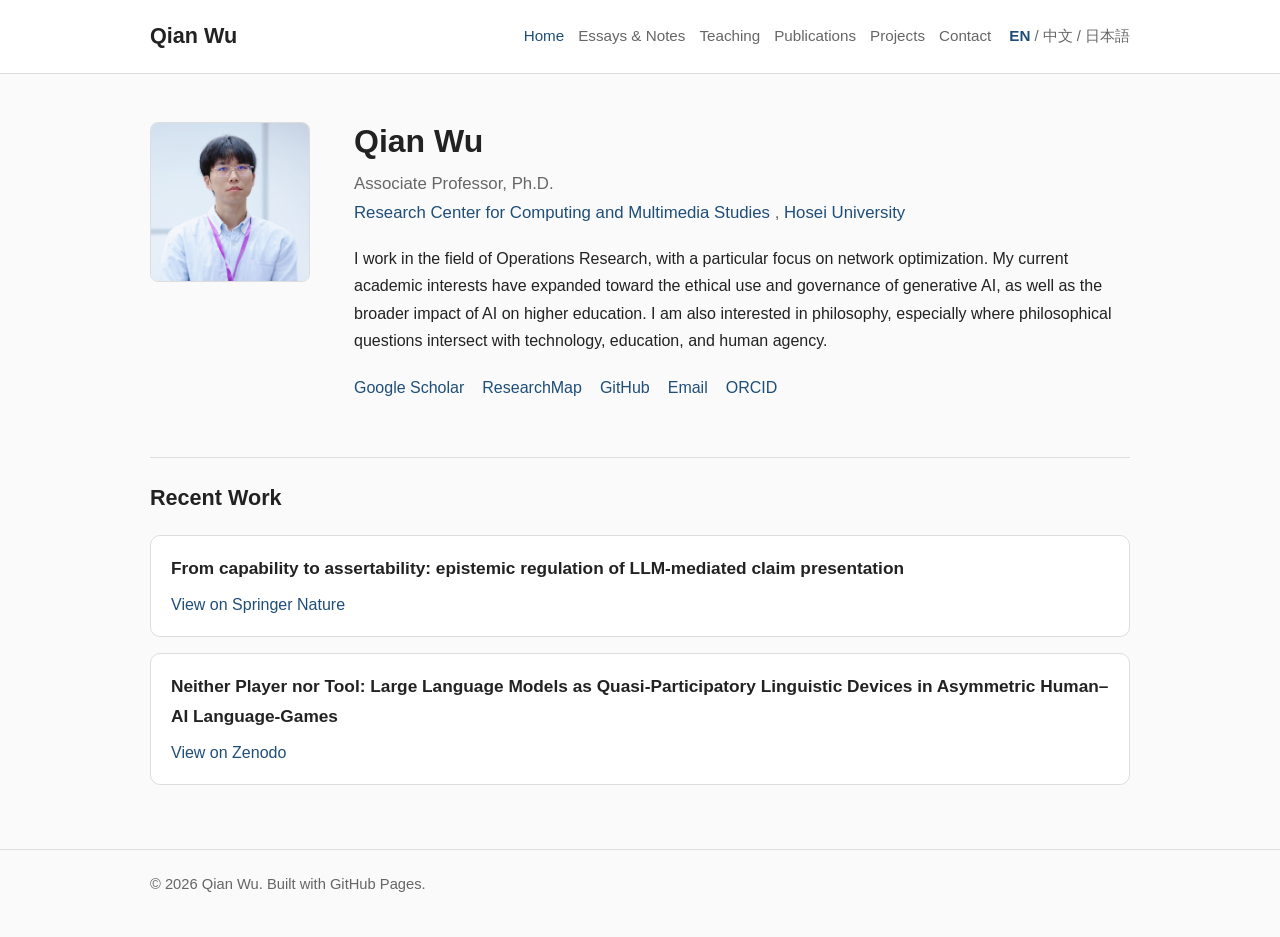
<file: index.html>
<!DOCTYPE html>
<html lang="en">
<head>
  <meta charset="UTF-8" />
  <meta name="viewport" content="width=device-width, initial-scale=1.0" />
  <title>Qian Wu | Personal Homepage</title>
  <link rel="stylesheet" href="assets/style.css" />
</head>
<body>

  <header>
    <div class="container topbar">
      <a class="site-title" href="index.html">Qian Wu</a>
      <nav>
        <a class="active" href="index.html">Home</a>
        <a class="" href="en/notes.html">Essays & Notes</a>
        <a href="index.html#teaching">Teaching</a>
        <a href="index.html#publications">Publications</a>
        <a href="index.html#projects">Projects</a>
        <a href="index.html#contact">Contact</a>
        <span class="lang-switch">
          <a class="active" href="index.html">EN</a> /
          <a class="" href="zh/index.html">中文</a> /
          <a class="" href="ja/index.html">日本語</a>
        </span>
      </nav>
    </div>
  </header>


  <main class="container">
    <section class="hero" id="about">
      <img class="avatar" src="assets/profile.jpg" onerror="this.src='assets/profile-placeholder.svg'" alt="Qian Wu profile photo" />

      <div>
        <h1>Qian Wu</h1>

        <div class="subtitle">
          Associate Professor, Ph.D.<br>
          <a href="https://www.hosei.ac.jp/media/" target="_blank" rel="noopener noreferrer">
            Research Center for Computing and Multimedia Studies
          </a>,
          <a href="https://www.hosei.ac.jp/" target="_blank" rel="noopener noreferrer">
            Hosei University
          </a>
        </div>

        <div class="intro">
          <p>
            I work in the field of Operations Research, with a particular focus on network optimization.
            My current academic interests have expanded toward the ethical use and governance of generative AI,
            as well as the broader impact of AI on higher education. I am also interested in philosophy,
            especially where philosophical questions intersect with technology, education, and human agency.
          </p>
        </div>

        <ul class="link-list">
          <li><a href="https://scholar.google.com/citations?user=MwjItTcAAAAJ&hl=ja" target="_blank" rel="noopener noreferrer">Google Scholar</a></li>
          <li><a href="https://researchmap.jp/qianwu" target="_blank" rel="noopener noreferrer">ResearchMap</a></li>
          <li><a href="https://github.com/qianwu673" target="_blank" rel="noopener noreferrer">GitHub</a></li>
          <li><a href="mailto:qian.wu.87@hosei.ac.jp?subject=Inquiry">Email</a></li>
          <li><a href="https://orcid.org/0000-0002-0558-2500" target="_blank" rel="noopener noreferrer">ORCID</a></li>
        </ul>
      </div>
    </section>

<section class="section" id="publications">
  <h2>Recent Work</h2>
  <div class="card-list">
    <div class="card">
      <h3>
        From capability to assertability: epistemic regulation of LLM-mediated claim presentation
      </h3>
      <p>
        <a href="https://link.springer.com/article/10.1007/s10676-026-09922-0" target="_blank" rel="noopener noreferrer">
          View on Springer Nature
        </a>
      </p>
    </div>
    <div class="card">
      <h3>
        Neither Player nor Tool: Large Language Models as Quasi-Participatory Linguistic Devices in Asymmetric Human–AI Language-Games
      </h3>
      <p>
        <a href="https://zenodo.org/records/21018680" target="_blank" rel="noopener noreferrer">
          View on Zenodo
        </a>
      </p>
    </div>
</section>
<!--
    <section class="section" id="notes">
      <h2>Essays & Notes</h2>
      <p class="section-lead">
        A multilingual space for essays, research notes, reflections, and working thoughts.
      </p>
      <div class="card-list">
        <div class="card">
          <h3><a href="en/notes.html">English Notes</a></h3>
          <p>Academic essays, research notes, and reflections in English.</p>
        </div>
        <div class="card">
          <h3><a href="zh/notes.html">中文随笔与札记</a></h3>
          <p>关于 AI、教育、哲学、研究与日常生活的中文思考。</p>
        </div>
        <div class="card">
          <h3><a href="ja/notes.html">日本語エッセイ・ノート</a></h3>
          <p>研究、教育、AI、社会についての日本語メモ。</p>
        </div>
      </div>
    </section>

    <section class="section" id="teaching">
      <h2>Teaching</h2>
      <div class="card-list">
        <div class="card">
          <h3>Courses</h3>
          <p>Course information will be added here.</p>
        </div>
        <div class="card">
          <h3>Seminars and Supervision</h3>
          <p>Information about seminars, student supervision, and research guidance will be added here.</p>
        </div>
      </div>
    </section>

    <section class="section" id="publications">
      <h2>Selected Publications</h2>
      <div class="card-list">
        <div class="card">
          <h3>Selected paper title</h3>
          <p class="meta">Author list. Journal or conference, year.</p>
          <p>A short description or link can be added here.</p>
        </div>
        <div class="card">
          <h3>Selected paper title</h3>
          <p class="meta">Author list. Journal or conference, year.</p>
          <p>A short description or link can be added here.</p>
        </div>
      </div>
    </section>

    <section class="section" id="projects">
      <h2>Projects</h2>
      <div class="card-list">
        <div class="card">
          <h3>Network Optimization</h3>
          <p>Research projects related to operations research and network optimization.</p>
        </div>
        <div class="card">
          <h3>AI, Education, and Governance</h3>
          <p>Exploratory work on large language models, higher education, and responsible AI use.</p>
        </div>
      </div>
    </section>

    <section class="section" id="contact">
      <h2>Contact</h2>
      <p>
        Email: <a href="mailto:qian.wu.87@hosei.ac.jp?subject=Inquiry">qian.wu.87@hosei.ac.jp</a>
      </p>
    </section>
  -->
  </main>



  <footer>
    <div class="container">
      © 2026 Qian Wu. Built with GitHub Pages.
    </div>
  </footer>
</body>
</html>
</file>
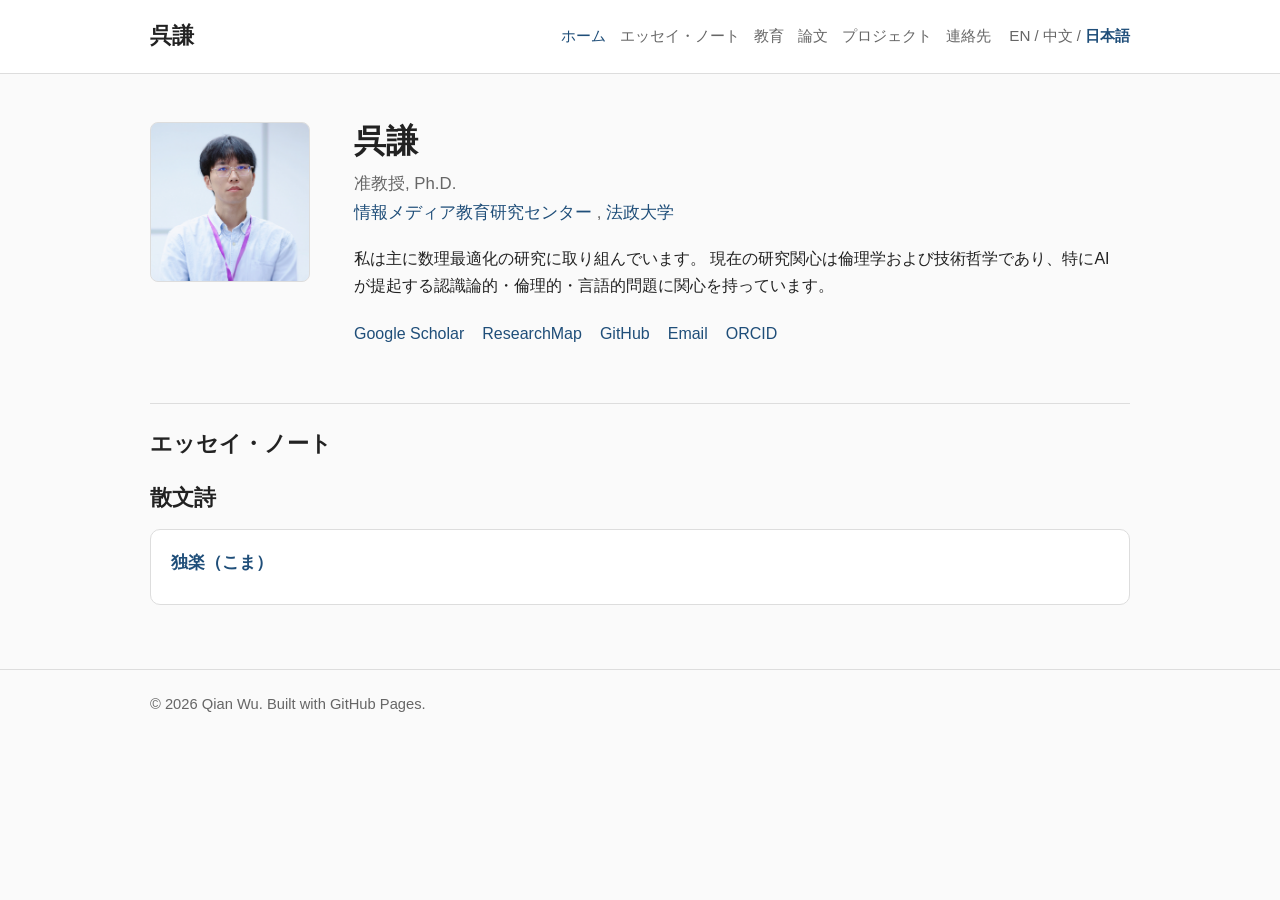
<file: ja/index.html>
<!DOCTYPE html>
<html lang="ja">
<head>
  <meta charset="UTF-8" />
  <meta name="viewport" content="width=device-width, initial-scale=1.0" />
  <title>呉謙 | 日本語ホーム</title>
  <link rel="stylesheet" href="../assets/style.css" />
</head>
<body>

  <header>
    <div class="container topbar">
      <a class="site-title" href="../index.html">呉謙</a>
      <nav>
        <a class="active" href="../index.html">ホーム</a>
        <a class="" href="../ja/notes.html">エッセイ・ノート</a>
        <a href="../index.html#teaching">教育</a>
        <a href="../index.html#publications">論文</a>
        <a href="../index.html#projects">プロジェクト</a>
        <a href="../index.html#contact">連絡先</a>
        <span class="lang-switch">
          <a class="" href="../index.html">EN</a> /
          <a class="" href="../zh/index.html">中文</a> /
          <a class="active" href="../ja/index.html">日本語</a>
        </span>
      </nav>
    </div>
  </header>


  <main class="container">
    <section class="hero" id="about">
      <img class="avatar" src="../assets/profile.jpg" onerror="this.src='../assets/profile-placeholder.svg'" alt="Qian Wu profile photo" />

      <div>
        <h1>呉謙</h1>

        <div class="subtitle">
          准教授, Ph.D.<br>
          <a href="https://www.hosei.ac.jp/media/" target="_blank" rel="noopener noreferrer">
            情報メディア教育研究センター
          </a>,
          <a href="https://www.hosei.ac.jp/" target="_blank" rel="noopener noreferrer">
            法政大学
          </a>
        </div>

        <div class="intro">
          <p>
            私は主に数理最適化の研究に取り組んでいます。
            現在の研究関心は倫理学および技術哲学であり、特にAIが提起する認識論的・倫理的・言語的問題に関心を持っています。
          </p>
        </div>

        <ul class="link-list">
          <li><a href="https://scholar.google.com/citations?user=MwjItTcAAAAJ&hl=ja" target="_blank" rel="noopener noreferrer">Google Scholar</a></li>
          <li><a href="https://researchmap.jp/qianwu" target="_blank" rel="noopener noreferrer">ResearchMap</a></li>
          <li><a href="https://github.com/qianwu673" target="_blank" rel="noopener noreferrer">GitHub</a></li>
          <li><a href="mailto:qian.wu.87@hosei.ac.jp?subject=Inquiry">Email</a></li>
          <li><a href="https://orcid.org/0000-0002-0558-2500" target="_blank" rel="noopener noreferrer">ORCID</a></li>
        </ul>
      </div>
    </section>

    <section class="section">
      <h2>エッセイ・ノート</h2>
      <h2>散文詩</h2>
      <p class="section-lead">
      <div class="card-list">
        <div class="card">
          <h3>
            <a href="../posts/koma.html">
              独楽（こま）
            </a>
          </h3>
          </p>
          </ul>
        </div>
      </div>
    </section>
  </main>



  <footer>
    <div class="container">
      © 2026 Qian Wu. Built with GitHub Pages.
    </div>
  </footer>
</body>
</html>
</file>
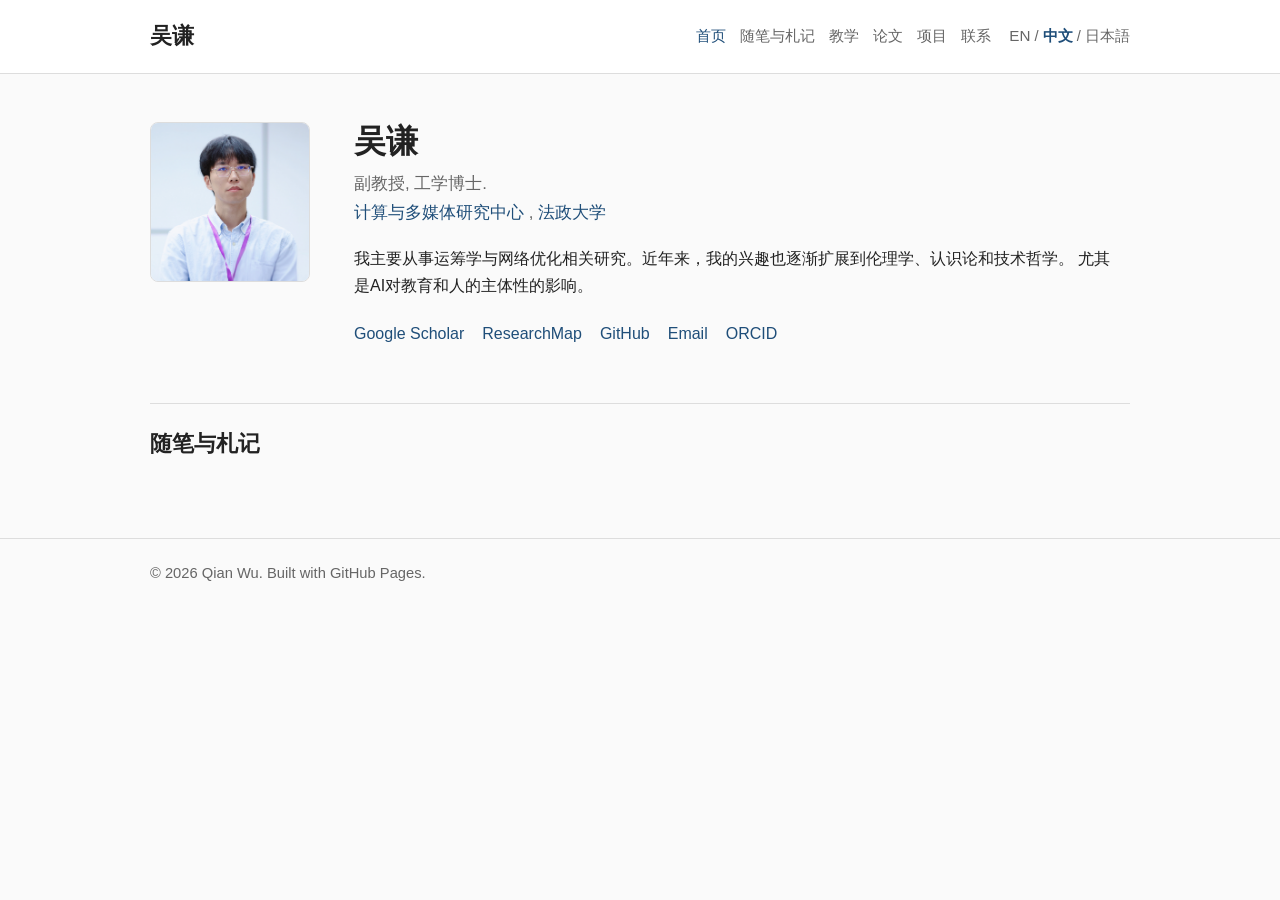
<file: zh/index.html>
<!DOCTYPE html>
<html lang="zh-CN">
<head>
  <meta charset="UTF-8" />
  <meta name="viewport" content="width=device-width, initial-scale=1.0" />
  <title>吴谦 | 中文主页</title>
  <link rel="stylesheet" href="../assets/style.css" />
</head>
<body>

  <header>
    <div class="container topbar">
      <a class="site-title" href="../index.html">吴谦</a>
      <nav>
        <a class="active" href="../index.html">首页</a>
        <a class="" href="../zh/notes.html">随笔与札记</a>
        <a href="../index.html#teaching">教学</a>
        <a href="../index.html#publications">论文</a>
        <a href="../index.html#projects">项目</a>
        <a href="../index.html#contact">联系</a>
        <span class="lang-switch">
          <a class="" href="../index.html">EN</a> /
          <a class="active" href="../zh/index.html">中文</a> /
          <a class="" href="../ja/index.html">日本語</a>
        </span>
      </nav>
    </div>
  </header>


  <main class="container">
    <section class="hero" id="about">
      <img class="avatar" src="../assets/profile.jpg" onerror="this.src='../assets/profile-placeholder.svg'" alt="Qian Wu profile photo" />

      <div>
        <h1>吴谦</h1>

        <div class="subtitle">
          副教授, 工学博士.<br>
          <a href="https://www.hosei.ac.jp/media/" target="_blank" rel="noopener noreferrer">
            计算与多媒体研究中心
          </a>,
          <a href="https://www.hosei.ac.jp/" target="_blank" rel="noopener noreferrer">
            法政大学
          </a>
        </div>

        <div class="intro">
          <p>
            我主要从事运筹学与网络优化相关研究。近年来，我的兴趣也逐渐扩展到伦理学、认识论和技术哲学。
            尤其是AI对教育和人的主体性的影响。
          </p>
        </div>

        <ul class="link-list">
          <li><a href="https://scholar.google.com/citations?user=MwjItTcAAAAJ&hl=ja" target="_blank" rel="noopener noreferrer">Google Scholar</a></li>
          <li><a href="https://researchmap.jp/qianwu" target="_blank" rel="noopener noreferrer">ResearchMap</a></li>
          <li><a href="https://github.com/qianwu673" target="_blank" rel="noopener noreferrer">GitHub</a></li>
          <li><a href="mailto:qian.wu.87@hosei.ac.jp?subject=Inquiry">Email</a></li>
          <li><a href="https://orcid.org/0000-0002-0558-2500" target="_blank" rel="noopener noreferrer">ORCID</a></li>
        </ul>
      </div>
    </section>

    <section class="section">
      <h2>随笔与札记</h2>
      <p class="section-lead">
      </p>

    </section>
  </main>



  <footer>
    <div class="container">
      © 2026 Qian Wu. Built with GitHub Pages.
    </div>
  </footer>
</body>
</html>
</file>
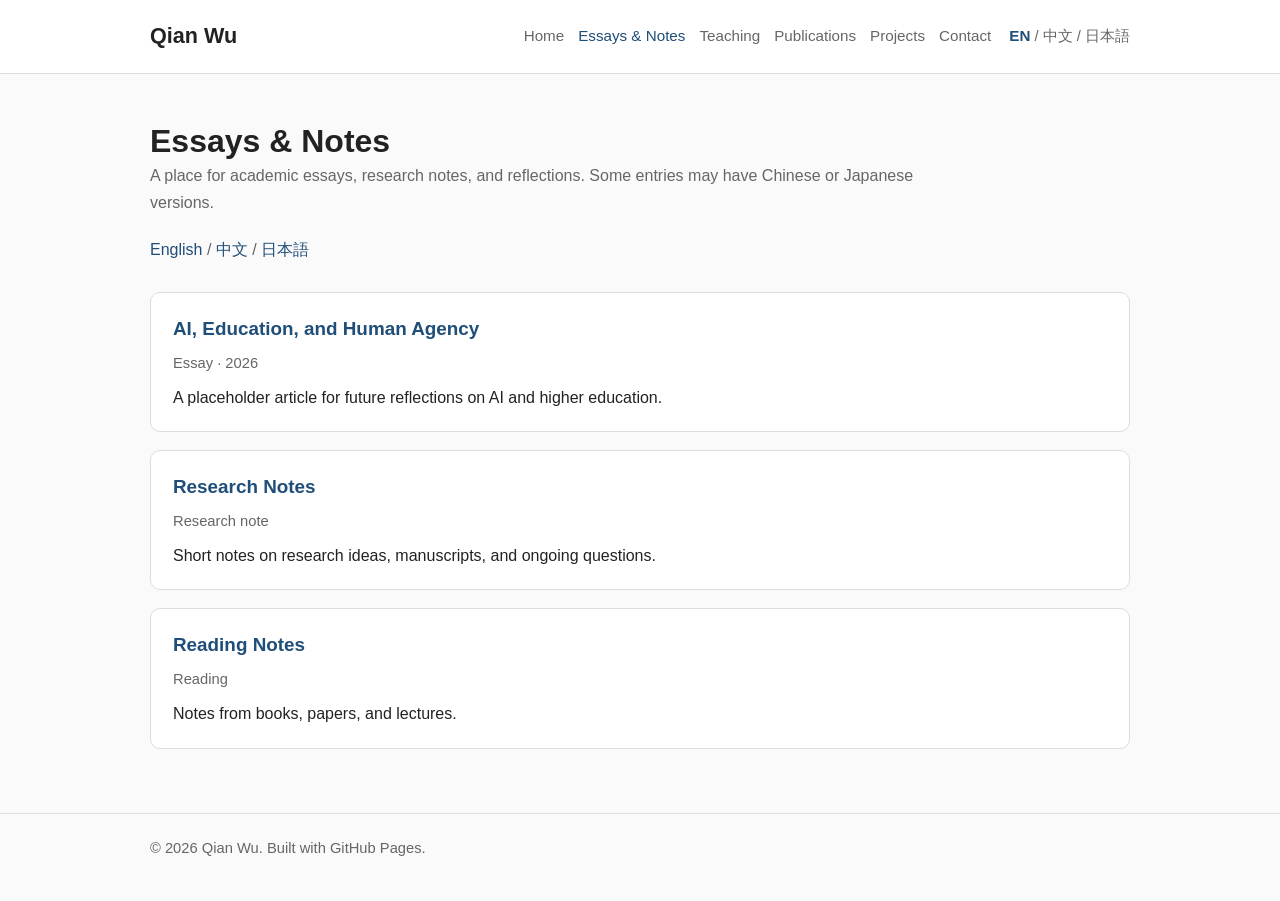
<file: en/notes.html>
<!DOCTYPE html>
<html lang="en">
<head>
  <meta charset="UTF-8" />
  <meta name="viewport" content="width=device-width, initial-scale=1.0" />
  <title>Qian Wu | Essays & Notes</title>
  <link rel="stylesheet" href="../assets/style.css" />
</head>
<body>

  <header>
    <div class="container topbar">
      <a class="site-title" href="../index.html">Qian Wu</a>
      <nav>
        <a class="" href="../index.html">Home</a>
        <a class="active" href="../en/notes.html">Essays & Notes</a>
        <a href="../index.html#teaching">Teaching</a>
        <a href="../index.html#publications">Publications</a>
        <a href="../index.html#projects">Projects</a>
        <a href="../index.html#contact">Contact</a>
        <span class="lang-switch">
          <a class="active" href="../index.html">EN</a> /
          <a class="" href="../zh/index.html">中文</a> /
          <a class="" href="../ja/index.html">日本語</a>
        </span>
      </nav>
    </div>
  </header>


  <main class="container">
    <section class="page-title">
      <h1>Essays & Notes</h1>
      <p class="section-lead">A place for academic essays, research notes, and reflections. Some entries may have Chinese or Japanese versions.</p>
      <div class="article-lang">
        <a href="../en/notes.html">English</a> /
        <a href="../zh/notes.html">中文</a> /
        <a href="../ja/notes.html">日本語</a>
      </div>
    </section>

    <section class="note-list">
        <article class="note-item">
          <h2><a href="../posts/ai-education-en.html">AI, Education, and Human Agency</a></h2>
          <div class="meta">Essay · 2026</div>
          <p>A placeholder article for future reflections on AI and higher education.</p>
        </article>
        <article class="note-item">
          <h2><a href="#">Research Notes</a></h2>
          <div class="meta">Research note</div>
          <p>Short notes on research ideas, manuscripts, and ongoing questions.</p>
        </article>
        <article class="note-item">
          <h2><a href="#">Reading Notes</a></h2>
          <div class="meta">Reading</div>
          <p>Notes from books, papers, and lectures.</p>
        </article>
    </section>
  </main>



  <footer>
    <div class="container">
      © 2026 Qian Wu. Built with GitHub Pages.
    </div>
  </footer>
</body>
</html>
</file>
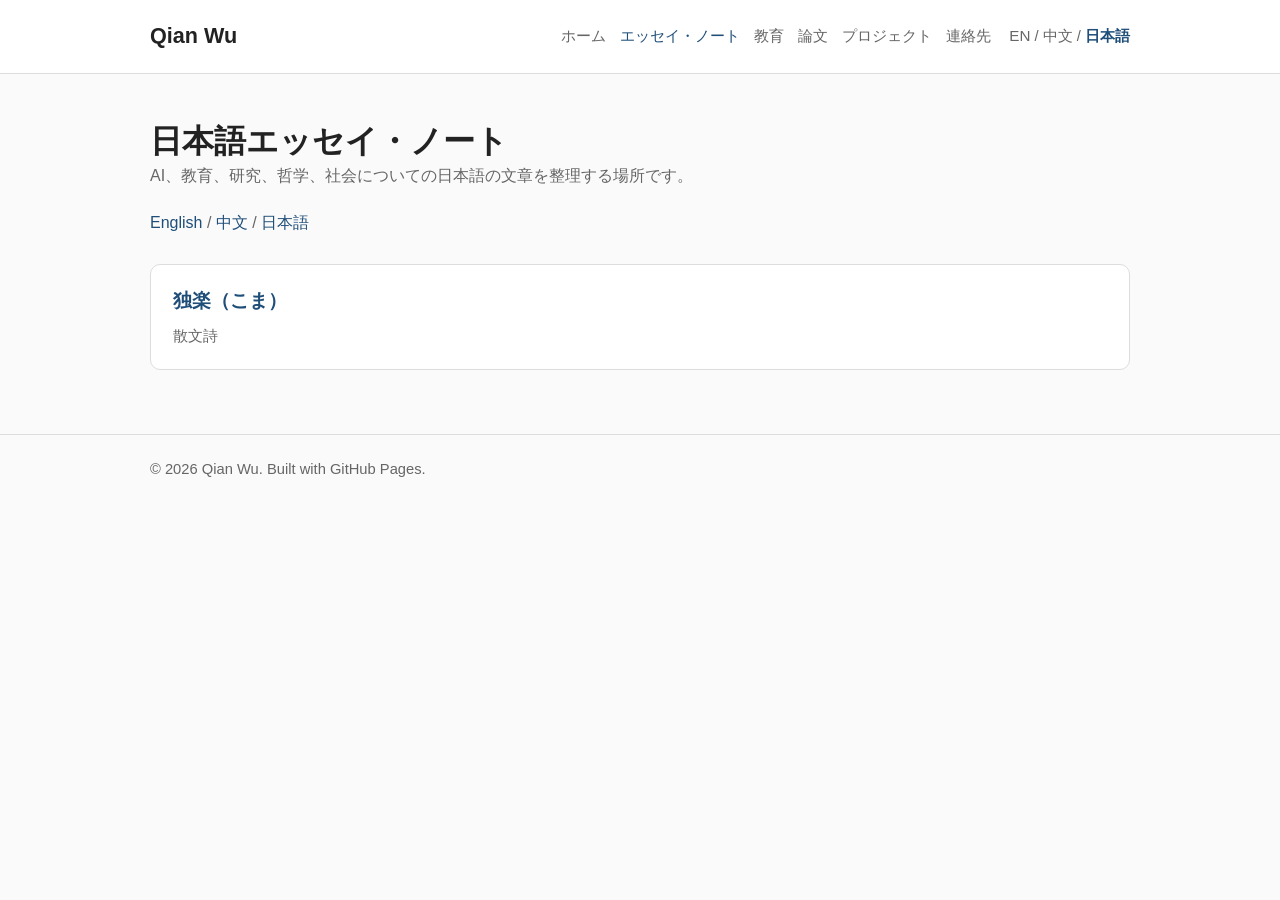
<file: ja/notes.html>
<!DOCTYPE html>
<html lang="ja">
<head>
  <meta charset="UTF-8" />
  <meta name="viewport" content="width=device-width, initial-scale=1.0" />
  <title>Qian Wu | 日本語エッセイ・ノート</title>
  <link rel="stylesheet" href="../assets/style.css" />
</head>
<body>

  <header>
    <div class="container topbar">
      <a class="site-title" href="../index.html">Qian Wu</a>
      <nav>
        <a class="" href="../index.html">ホーム</a>
        <a class="active" href="../ja/notes.html">エッセイ・ノート</a>
        <a href="../index.html#teaching">教育</a>
        <a href="../index.html#publications">論文</a>
        <a href="../index.html#projects">プロジェクト</a>
        <a href="../index.html#contact">連絡先</a>
        <span class="lang-switch">
          <a class="" href="../index.html">EN</a> /
          <a class="" href="../zh/index.html">中文</a> /
          <a class="active" href="../ja/index.html">日本語</a>
        </span>
      </nav>
    </div>
  </header>


  <main class="container">
    <section class="page-title">
      <h1>日本語エッセイ・ノート</h1>
      <p class="section-lead">AI、教育、研究、哲学、社会についての日本語の文章を整理する場所です。</p>
      <div class="article-lang">
        <a href="../en/notes.html">English</a> /
        <a href="../zh/notes.html">中文</a> /
        <a href="../ja/notes.html">日本語</a>
      </div>
    </section>

    <section class="note-list">
        <article class="note-item">
          <h2><a href="../posts/koma.html">独楽（こま）</a></h2>
          <div class="meta">散文詩</div>
        </article>
    </section>
  </main>



  <footer>
    <div class="container">
      © 2026 Qian Wu. Built with GitHub Pages.
    </div>
  </footer>
</body>
</html>
</file>
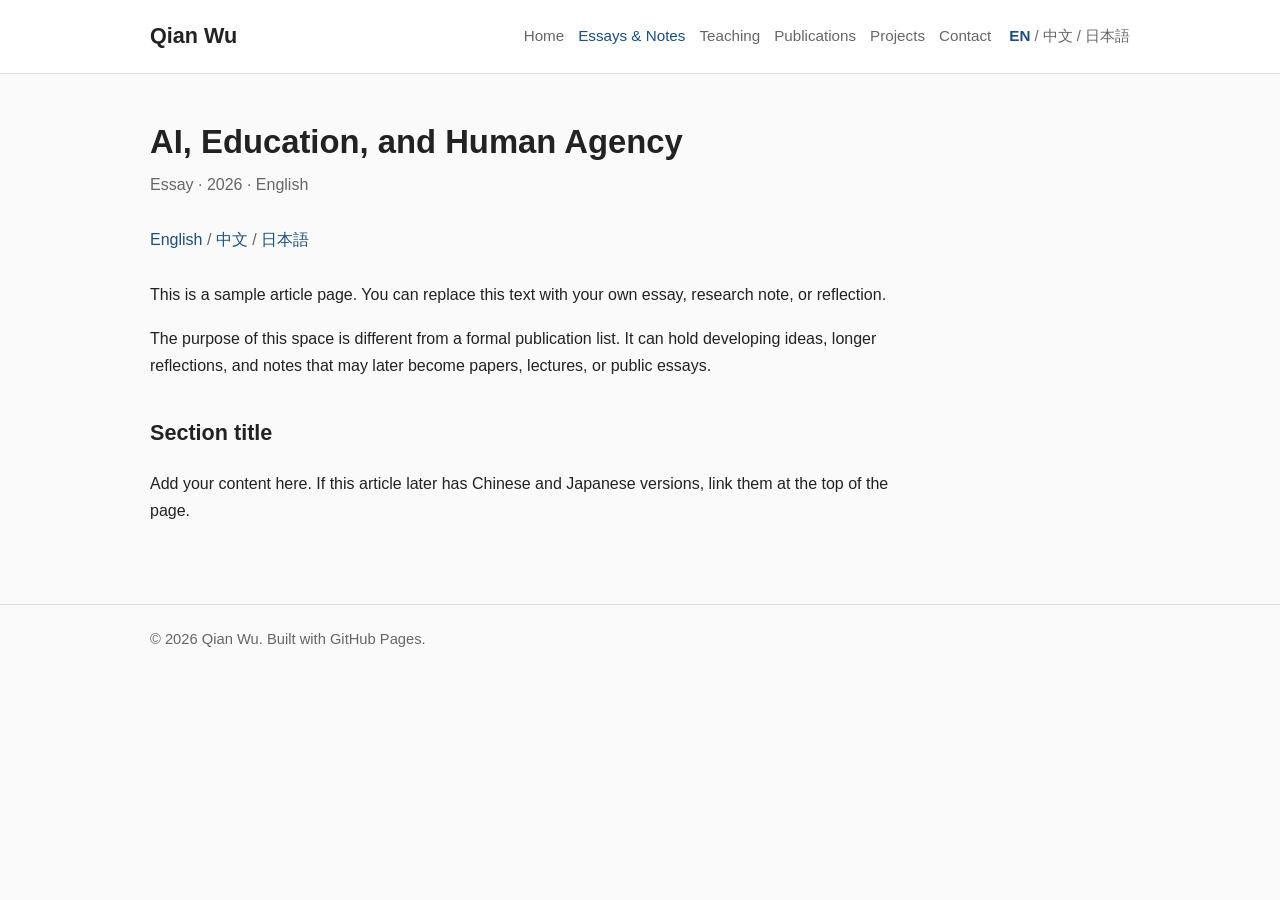
<file: posts/ai-education-en.html>
<!DOCTYPE html>
<html lang="en">
<head>
  <meta charset="UTF-8" />
  <meta name="viewport" content="width=device-width, initial-scale=1.0" />
  <title>AI, Education, and Human Agency | Qian Wu</title>
  <link rel="stylesheet" href="../assets/style.css" />
</head>
<body>

  <header>
    <div class="container topbar">
      <a class="site-title" href="../index.html">Qian Wu</a>
      <nav>
        <a class="" href="../index.html">Home</a>
        <a class="active" href="../en/notes.html">Essays & Notes</a>
        <a href="../index.html#teaching">Teaching</a>
        <a href="../index.html#publications">Publications</a>
        <a href="../index.html#projects">Projects</a>
        <a href="../index.html#contact">Contact</a>
        <span class="lang-switch">
          <a class="active" href="../index.html">EN</a> /
          <a class="" href="../zh/index.html">中文</a> /
          <a class="" href="../ja/index.html">日本語</a>
        </span>
      </nav>
    </div>
  </header>


  <main class="container">
    <article class="article">
      <h1>AI, Education, and Human Agency</h1>
      <div class="article-meta">Essay · 2026 · English</div>
      <div class="article-lang">
        <a href="ai-education-en.html">English</a> / <a href="ai-education-zh.html">中文</a> / <a href="ai-education-ja.html">日本語</a>
      </div>


      <p>
        This is a sample article page. You can replace this text with your own essay,
        research note, or reflection.
      </p>

      <p>
        The purpose of this space is different from a formal publication list. It can hold
        developing ideas, longer reflections, and notes that may later become papers,
        lectures, or public essays.
      </p>

      <h2>Section title</h2>
      <p>
        Add your content here. If this article later has Chinese and Japanese versions,
        link them at the top of the page.
      </p>

    </article>
  </main>



  <footer>
    <div class="container">
      © 2026 Qian Wu. Built with GitHub Pages.
    </div>
  </footer>
</body>
</html>
</file>
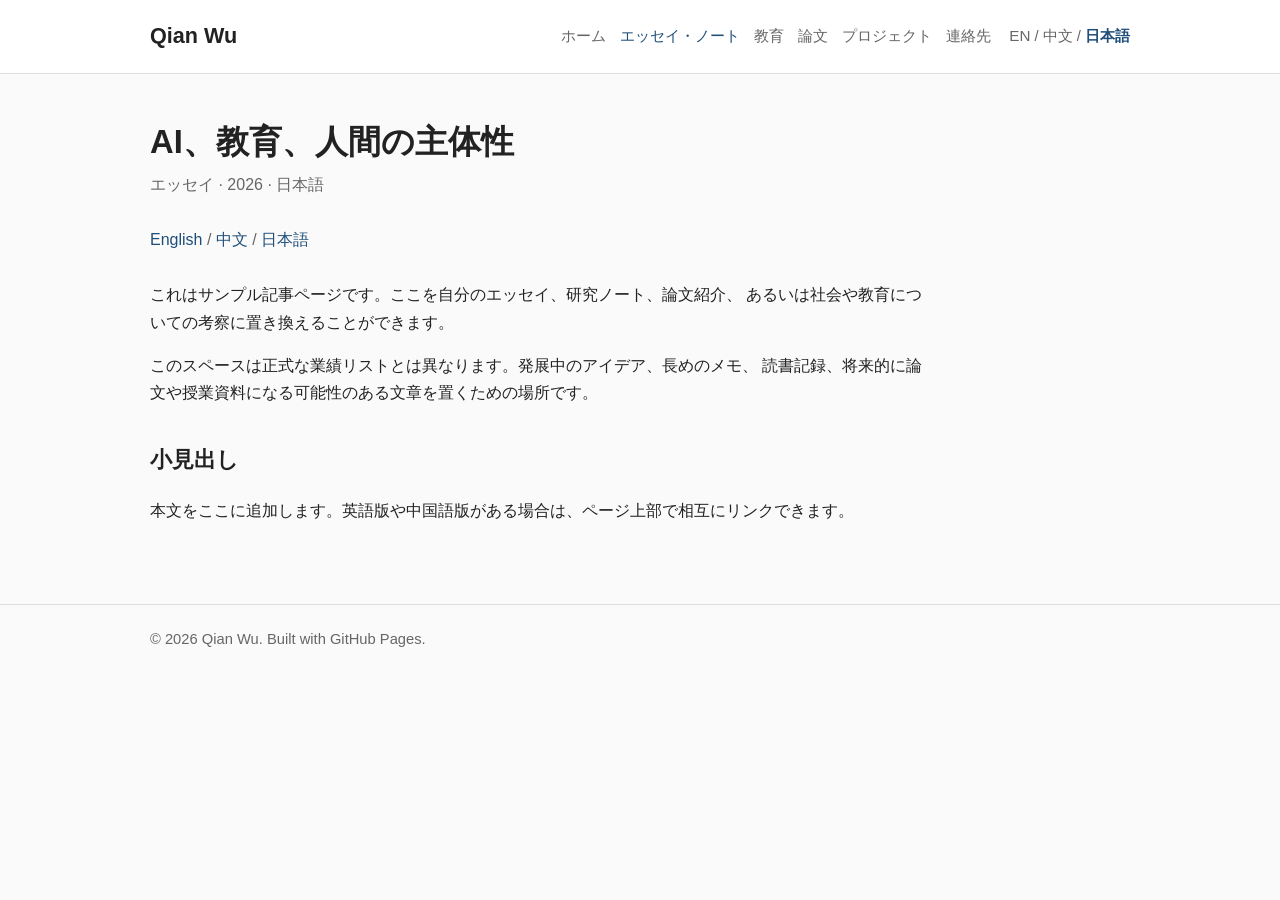
<file: posts/ai-education-ja.html>
<!DOCTYPE html>
<html lang="ja">
<head>
  <meta charset="UTF-8" />
  <meta name="viewport" content="width=device-width, initial-scale=1.0" />
  <title>AI、教育、人間の主体性 | Qian Wu</title>
  <link rel="stylesheet" href="../assets/style.css" />
</head>
<body>

  <header>
    <div class="container topbar">
      <a class="site-title" href="../index.html">Qian Wu</a>
      <nav>
        <a class="" href="../index.html">ホーム</a>
        <a class="active" href="../ja/notes.html">エッセイ・ノート</a>
        <a href="../index.html#teaching">教育</a>
        <a href="../index.html#publications">論文</a>
        <a href="../index.html#projects">プロジェクト</a>
        <a href="../index.html#contact">連絡先</a>
        <span class="lang-switch">
          <a class="" href="../index.html">EN</a> /
          <a class="" href="../zh/index.html">中文</a> /
          <a class="active" href="../ja/index.html">日本語</a>
        </span>
      </nav>
    </div>
  </header>


  <main class="container">
    <article class="article">
      <h1>AI、教育、人間の主体性</h1>
      <div class="article-meta">エッセイ · 2026 · 日本語</div>
      <div class="article-lang">
        <a href="ai-education-en.html">English</a> / <a href="ai-education-zh.html">中文</a> / <a href="ai-education-ja.html">日本語</a>
      </div>


      <p>
        これはサンプル記事ページです。ここを自分のエッセイ、研究ノート、論文紹介、
        あるいは社会や教育についての考察に置き換えることができます。
      </p>

      <p>
        このスペースは正式な業績リストとは異なります。発展中のアイデア、長めのメモ、
        読書記録、将来的に論文や授業資料になる可能性のある文章を置くための場所です。
      </p>

      <h2>小見出し</h2>
      <p>
        本文をここに追加します。英語版や中国語版がある場合は、ページ上部で相互にリンクできます。
      </p>

    </article>
  </main>



  <footer>
    <div class="container">
      © 2026 Qian Wu. Built with GitHub Pages.
    </div>
  </footer>
</body>
</html>
</file>
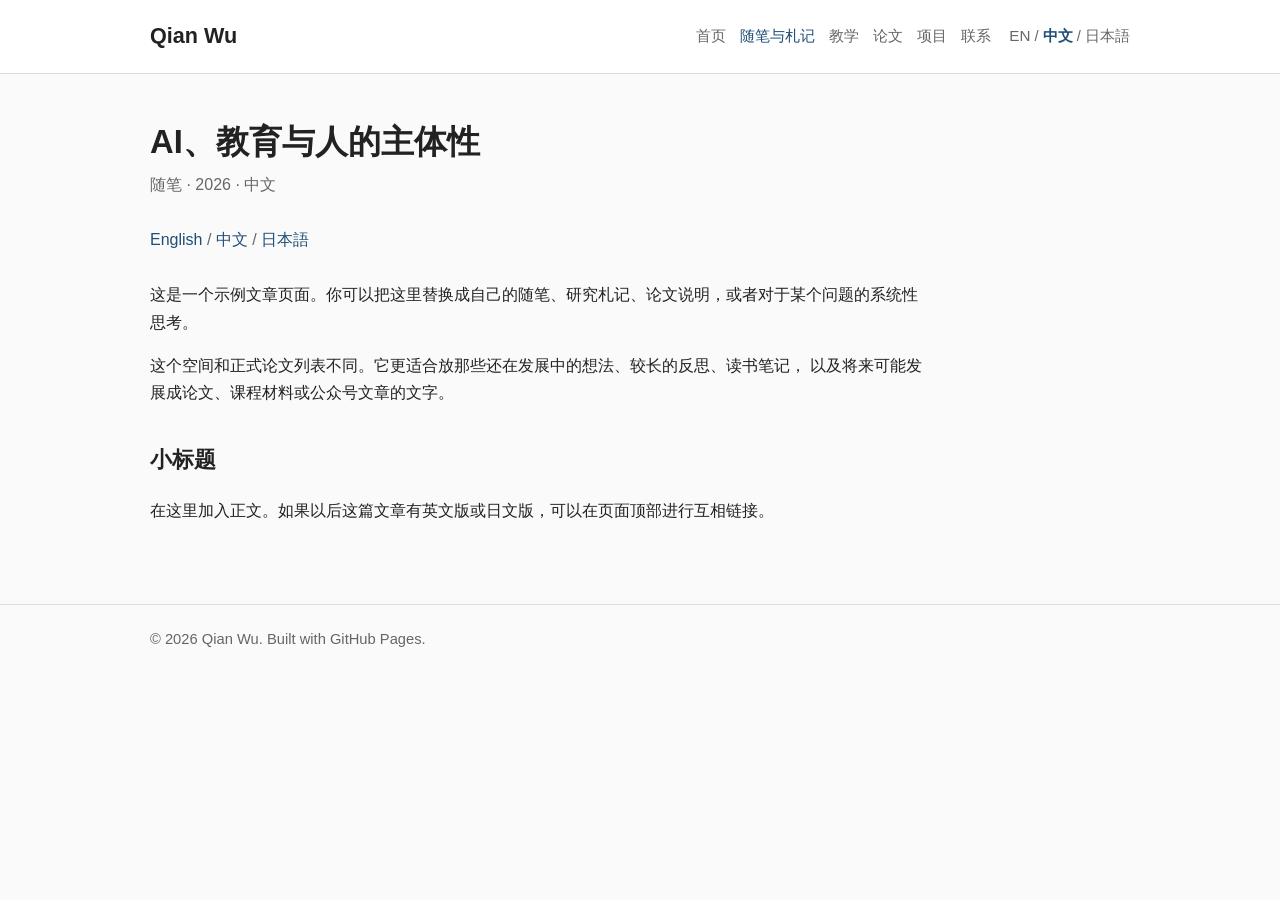
<file: posts/ai-education-zh.html>
<!DOCTYPE html>
<html lang="zh-CN">
<head>
  <meta charset="UTF-8" />
  <meta name="viewport" content="width=device-width, initial-scale=1.0" />
  <title>AI、教育与人的主体性 | Qian Wu</title>
  <link rel="stylesheet" href="../assets/style.css" />
</head>
<body>

  <header>
    <div class="container topbar">
      <a class="site-title" href="../index.html">Qian Wu</a>
      <nav>
        <a class="" href="../index.html">首页</a>
        <a class="active" href="../zh/notes.html">随笔与札记</a>
        <a href="../index.html#teaching">教学</a>
        <a href="../index.html#publications">论文</a>
        <a href="../index.html#projects">项目</a>
        <a href="../index.html#contact">联系</a>
        <span class="lang-switch">
          <a class="" href="../index.html">EN</a> /
          <a class="active" href="../zh/index.html">中文</a> /
          <a class="" href="../ja/index.html">日本語</a>
        </span>
      </nav>
    </div>
  </header>


  <main class="container">
    <article class="article">
      <h1>AI、教育与人的主体性</h1>
      <div class="article-meta">随笔 · 2026 · 中文</div>
      <div class="article-lang">
        <a href="ai-education-en.html">English</a> / <a href="ai-education-zh.html">中文</a> / <a href="ai-education-ja.html">日本語</a>
      </div>


      <p>
        这是一个示例文章页面。你可以把这里替换成自己的随笔、研究札记、论文说明，或者对于某个问题的系统性思考。
      </p>

      <p>
        这个空间和正式论文列表不同。它更适合放那些还在发展中的想法、较长的反思、读书笔记，
        以及将来可能发展成论文、课程材料或公众号文章的文字。
      </p>

      <h2>小标题</h2>
      <p>
        在这里加入正文。如果以后这篇文章有英文版或日文版，可以在页面顶部进行互相链接。
      </p>

    </article>
  </main>



  <footer>
    <div class="container">
      © 2026 Qian Wu. Built with GitHub Pages.
    </div>
  </footer>
</body>
</html>
</file>
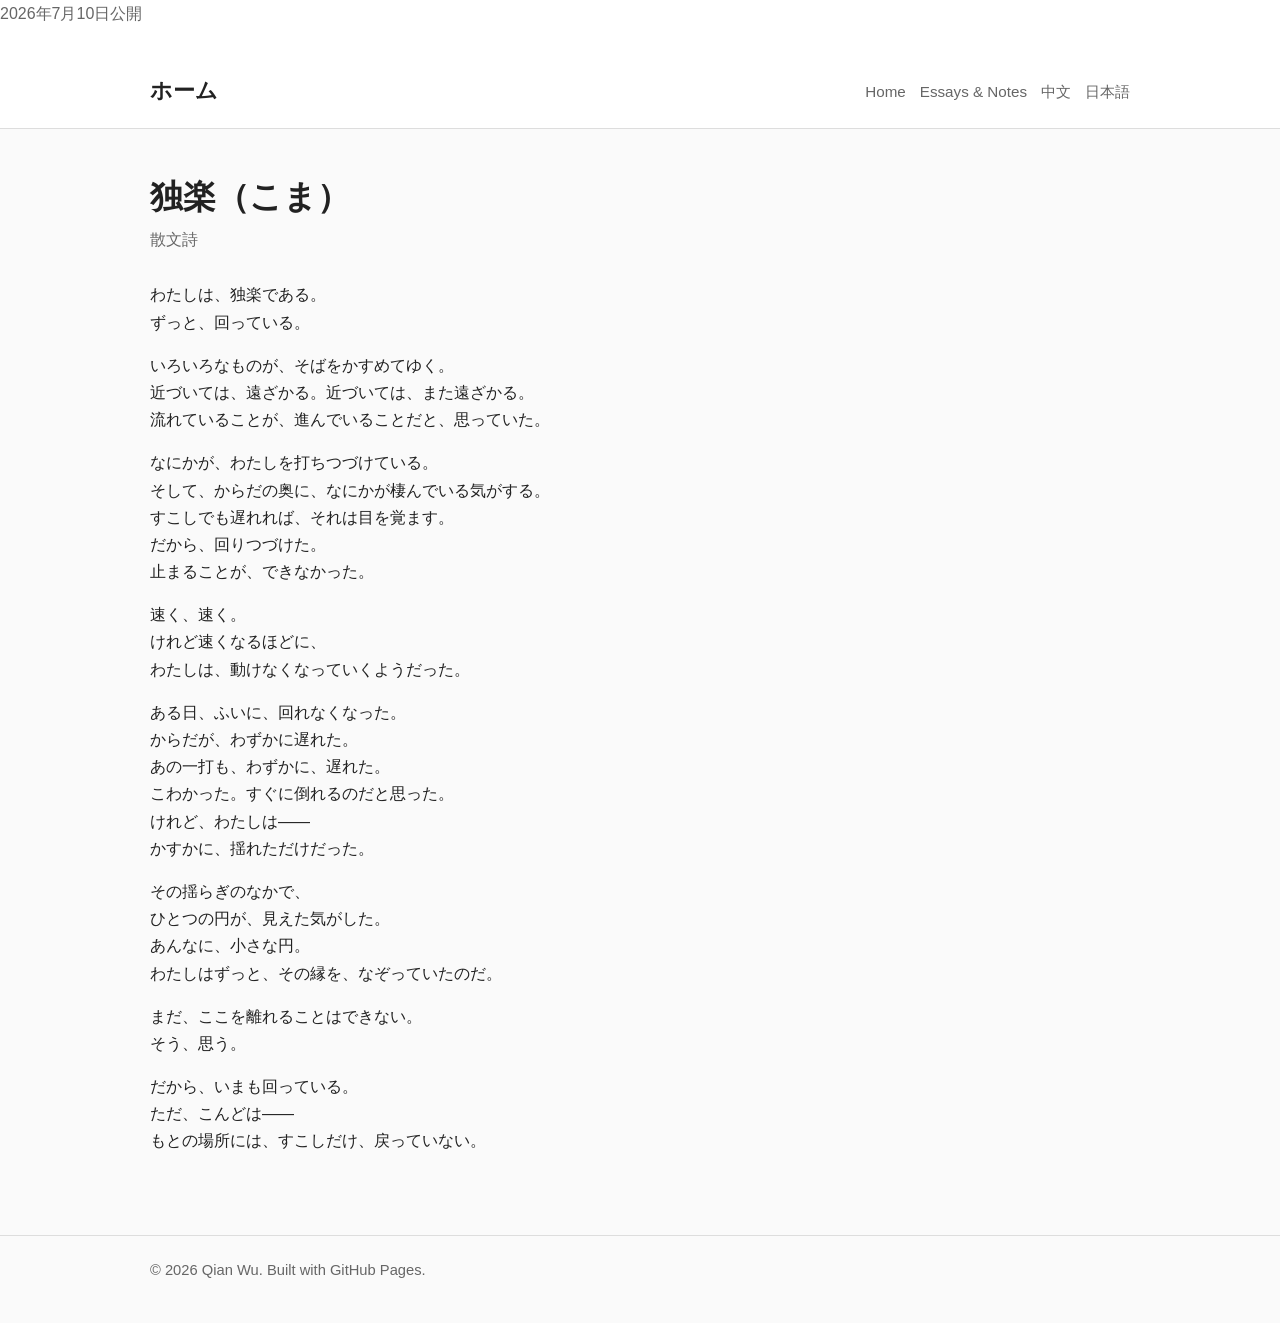
<file: posts/koma.html>
<!DOCTYPE html>
<html lang="ja">
<head>
  <meta charset="UTF-8" />
  <meta name="viewport" content="width=device-width, initial-scale=1.0" />
  <title>独楽（こま）</title>
  <link rel="stylesheet" href="../assets/style.css" />
</head>

<body>
  <header>
    <div class="article-meta">
      <time datetime="2026-07-10"> 2026年7月10日公開</time>
    </div>
    
    <div class="container topbar">
      <a class="site-title" href="../ja/index.html">ホーム</a>
      <nav>
        <a href="../index.html">Home</a>
        <a href="../en/notes.html">Essays &amp; Notes</a>
        <a href="../zh/index.html">中文</a>
        <a href="../ja/index.html">日本語</a>
      </nav>
    </div>
  </header>

  <main class="container">
    <article class="article">
      <h1>独楽（こま）</h1>

      <div class="article-meta">
        散文詩
      </div>

      <div class="article-lang">

      </div>

      <p>
        わたしは、独楽である。<br />
        ずっと、回っている。
      </p>

      <p>
        いろいろなものが、そばをかすめてゆく。<br />
        近づいては、遠ざかる。近づいては、また遠ざかる。<br />
        流れていることが、進んでいることだと、思っていた。
      </p>

      <p>
        なにかが、わたしを打ちつづけている。<br />
        そして、からだの奥に、なにかが棲んでいる気がする。<br />
        すこしでも遅れれば、それは目を覚ます。<br />
        だから、回りつづけた。<br />
        止まることが、できなかった。
      </p>

      <p>
        速く、速く。<br />
        けれど速くなるほどに、<br />
        わたしは、動けなくなっていくようだった。
      </p>

      <p>
        ある日、ふいに、回れなくなった。<br />
        からだが、わずかに遅れた。<br />
        あの一打も、わずかに、遅れた。<br />
        こわかった。すぐに倒れるのだと思った。<br />
        けれど、わたしは——<br />
        かすかに、揺れただけだった。
      </p>

      <p>
        その揺らぎのなかで、<br />
        ひとつの円が、見えた気がした。<br />
        あんなに、小さな円。<br />
        わたしはずっと、その縁を、なぞっていたのだ。
      </p>

      <p>
        まだ、ここを離れることはできない。<br />
        そう、思う。
      </p>

      <p>
        だから、いまも回っている。<br />
        ただ、こんどは——<br />
        もとの場所には、すこしだけ、戻っていない。
      </p>
    </article>
  </main>

  <footer>
    <div class="container">
      © 2026 Qian Wu. Built with GitHub Pages.
    </div>
  </footer>
</body>
</html>
</file>
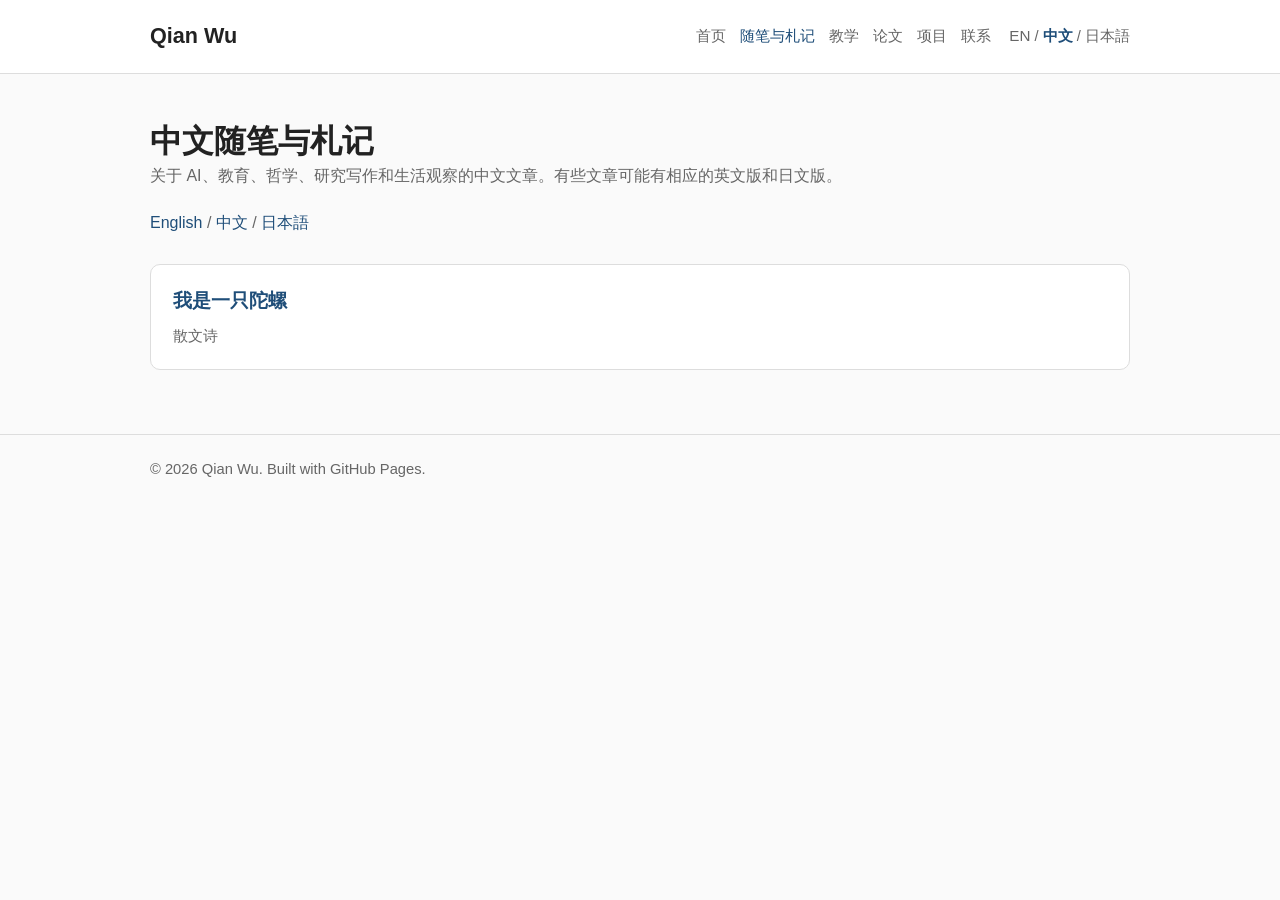
<file: zh/notes.html>
<!DOCTYPE html>
<html lang="zh-CN">
<head>
  <meta charset="UTF-8" />
  <meta name="viewport" content="width=device-width, initial-scale=1.0" />
  <title>Qian Wu | 中文随笔与札记</title>
  <link rel="stylesheet" href="../assets/style.css" />
</head>
<body>

  <header>
    <div class="container topbar">
      <a class="site-title" href="../index.html">Qian Wu</a>
      <nav>
        <a class="" href="../index.html">首页</a>
        <a class="active" href="../zh/notes.html">随笔与札记</a>
        <a href="../index.html#teaching">教学</a>
        <a href="../index.html#publications">论文</a>
        <a href="../index.html#projects">项目</a>
        <a href="../index.html#contact">联系</a>
        <span class="lang-switch">
          <a class="" href="../index.html">EN</a> /
          <a class="active" href="../zh/index.html">中文</a> /
          <a class="" href="../ja/index.html">日本語</a>
        </span>
      </nav>
    </div>
  </header>


  <main class="container">
    <section class="page-title">
      <h1>中文随笔与札记</h1>
      <p class="section-lead">关于 AI、教育、哲学、研究写作和生活观察的中文文章。有些文章可能有相应的英文版和日文版。</p>
      <div class="article-lang">
        <a href="../en/notes.html">English</a> /
        <a href="../zh/notes.html">中文</a> /
        <a href="../ja/notes.html">日本語</a>
      </div>
    </section>
    
    <section class="note-list">
        <article class="note-item">
          <h2><a href="../zh/tuoluo.html">我是一只陀螺</a></h2>
          <div class="meta">散文诗</div>
        </article>
    </section>
  </main>



  <footer>
    <div class="container">
      © 2026 Qian Wu. Built with GitHub Pages.
    </div>
  </footer>
</body>
</html>
</file>
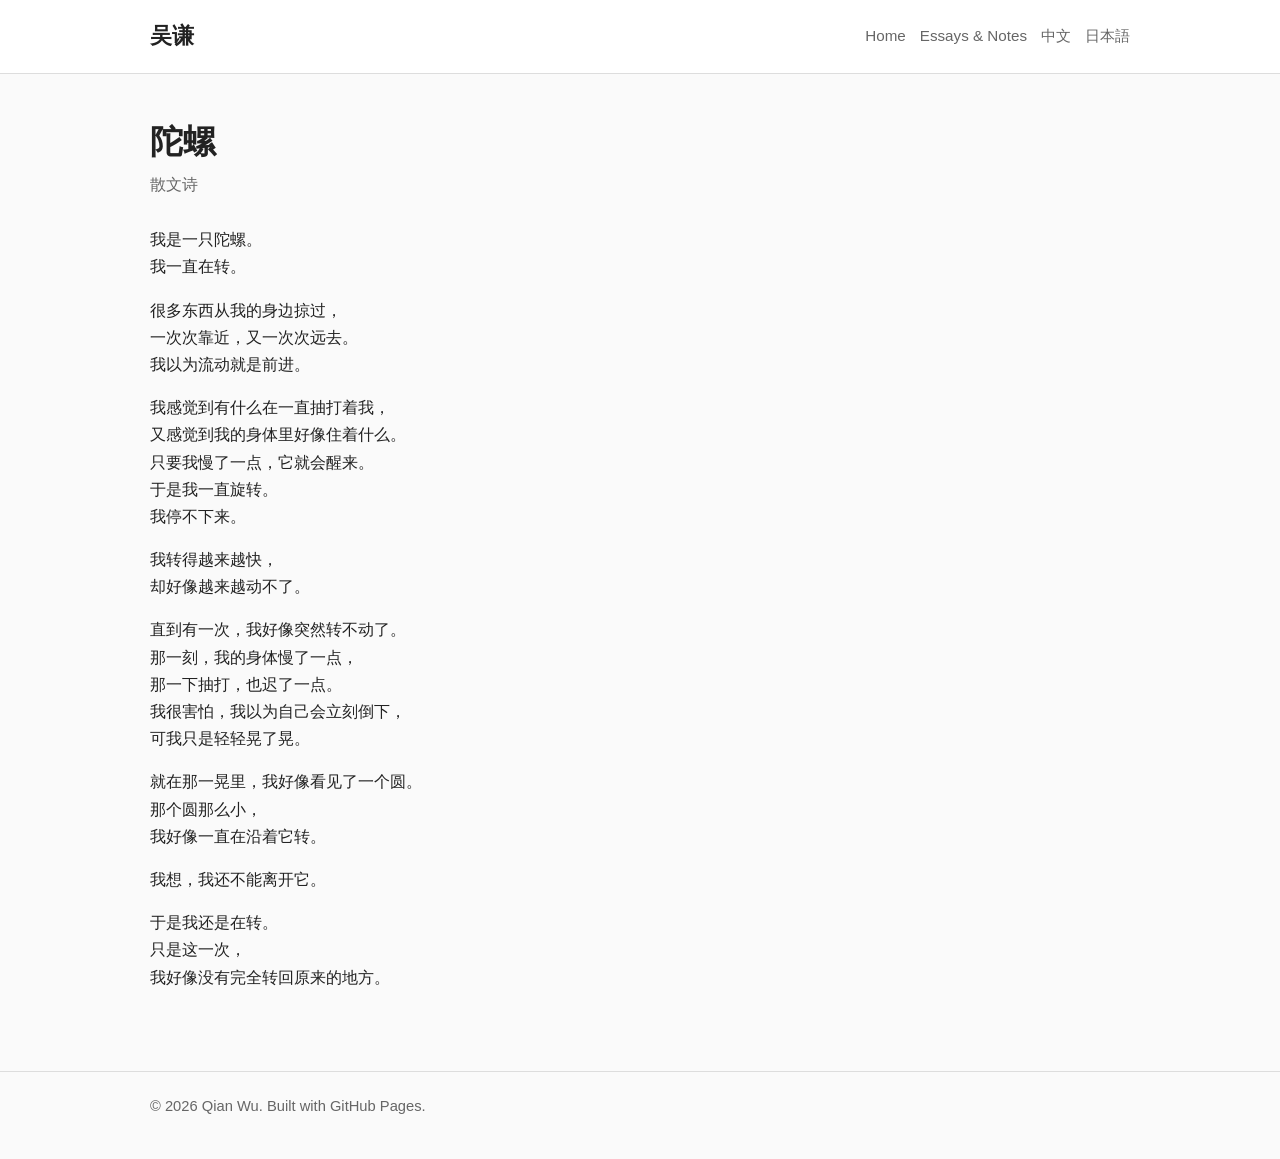
<file: zh/tuoluo.html>
<!DOCTYPE html>
<html lang="zh-CN">
<head>
  <meta charset="UTF-8" />
  <meta name="viewport" content="width=device-width, initial-scale=1.0" />
  <title>陀螺</title>
  <link rel="stylesheet" href="../assets/style.css" />
</head>

<body>
  <header>
    <div class="container topbar">
      <a class="site-title" href="../index.html">吴谦</a>
      <nav>
        <a href="../index.html">Home</a>
        <a href="../en/notes.html">Essays &amp; Notes</a>
        <a href="../zh/index.html">中文</a>
        <a href="../ja/index.html">日本語</a>
      </nav>
    </div>
  </header>

  <main class="container">
    <article class="article">
      <h1>陀螺</h1>

      <div class="article-meta">
        散文诗
      </div>

      <div class="article-lang">

      </div>

      <p>
        我是一只陀螺。<br />
        我一直在转。
      </p>

      <p>
        很多东西从我的身边掠过，<br />
        一次次靠近，又一次次远去。<br />
        我以为流动就是前进。
      </p>

      <p>
        我感觉到有什么在一直抽打着我，<br />
        又感觉到我的身体里好像住着什么。<br />
        只要我慢了一点，它就会醒来。<br />
        于是我一直旋转。<br />
        我停不下来。
      </p>

      <p>
        我转得越来越快，<br />
        却好像越来越动不了。
      </p>

      <p>
        直到有一次，我好像突然转不动了。<br />
        那一刻，我的身体慢了一点，<br />
        那一下抽打，也迟了一点。<br />
        我很害怕，我以为自己会立刻倒下，<br />
        可我只是轻轻晃了晃。
      </p>

      <p>
        就在那一晃里，我好像看见了一个圆。<br />
        那个圆那么小，<br />
        我好像一直在沿着它转。
      </p>

      <p>
        我想，我还不能离开它。
      </p>

      <p>
        于是我还是在转。<br />
        只是这一次，<br />
        我好像没有完全转回原来的地方。
      </p>
    </article>
  </main>

  <footer>
    <div class="container">
      © 2026 Qian Wu. Built with GitHub Pages.
    </div>
  </footer>
</body>
</html>
</file>
<file: assets/style.css>
:root {
  --bg: #fafafa;
  --paper: #ffffff;
  --text: #222222;
  --muted: #666666;
  --line: #dddddd;
  --accent: #1f4e79;
  --accent-soft: #eef4fa;
  --max-width: 980px;
}

* {
  box-sizing: border-box;
}

body {
  margin: 0;
  font-family: "Helvetica Neue", Arial, "PingFang SC", "Hiragino Sans", "Hiragino Sans GB", "Microsoft YaHei", sans-serif;
  background: var(--bg);
  color: var(--text);
  line-height: 1.7;
}

a {
  color: var(--accent);
  text-decoration: none;
}

a:hover {
  text-decoration: underline;
}

.container {
  width: min(92%, var(--max-width));
  margin: 0 auto;
}

header {
  border-bottom: 1px solid var(--line);
  background: var(--paper);
}

.topbar {
  display: flex;
  justify-content: space-between;
  align-items: center;
  gap: 24px;
  padding: 18px 0;
  flex-wrap: wrap;
}

.site-title {
  font-size: 1.35rem;
  font-weight: 700;
  color: var(--text);
  text-decoration: none;
}

nav {
  display: flex;
  flex-wrap: wrap;
  align-items: center;
  gap: 14px;
}

nav a {
  color: var(--muted);
  font-size: 0.95rem;
  text-decoration: none;
}

nav a:hover,
nav a.active {
  color: var(--accent);
}

.lang-switch {
  color: var(--muted);
  font-size: 0.92rem;
  margin-left: 4px;
}

.lang-switch a {
  color: var(--muted);
}

.lang-switch a.active {
  color: var(--accent);
  font-weight: 600;
}

main {
  padding: 48px 0 64px;
}

.hero {
  display: grid;
  grid-template-columns: 170px 1fr;
  gap: 34px;
  align-items: start;
}

.avatar {
  width: 160px;
  height: 160px;
  border-radius: 8px;
  object-fit: cover;
  background: #e9e9e9;
  border: 1px solid var(--line);
}

h1 {
  margin: 0 0 10px;
  font-size: 2rem;
  line-height: 1.2;
}

.subtitle {
  font-size: 1.05rem;
  color: var(--muted);
  margin-bottom: 18px;
}

.intro {
  max-width: 760px;
}

.link-list {
  display: flex;
  flex-wrap: wrap;
  gap: 12px 18px;
  padding: 0;
  margin: 20px 0 0;
  list-style: none;
}

.link-list a {
  color: var(--accent);
  text-decoration: none;
  font-weight: 500;
}

.section {
  margin-top: 56px;
  padding-top: 22px;
  border-top: 1px solid var(--line);
}

.section h2 {
  margin: 0 0 18px;
  font-size: 1.35rem;
}

.section-lead {
  color: var(--muted);
  margin-top: -8px;
  margin-bottom: 20px;
}

.card-list {
  display: grid;
  gap: 16px;
}

.card {
  background: var(--paper);
  border: 1px solid var(--line);
  border-radius: 10px;
  padding: 18px 20px;
}

.card h3 {
  margin: 0 0 6px;
  font-size: 1.08rem;
}

.card p {
  margin: 8px 0 0;
}

.meta {
  color: var(--muted);
  font-size: 0.92rem;
}

.tag-list {
  display: flex;
  flex-wrap: wrap;
  gap: 8px;
  padding: 0;
  margin: 12px 0 0;
  list-style: none;
}

.tag-list li {
  font-size: 0.84rem;
  color: var(--accent);
  background: var(--accent-soft);
  border-radius: 999px;
  padding: 2px 10px;
}

.note-list {
  display: grid;
  gap: 18px;
}

.note-item {
  background: var(--paper);
  border: 1px solid var(--line);
  border-radius: 10px;
  padding: 20px 22px;
}

.note-item h2 {
  margin: 0 0 6px;
  font-size: 1.18rem;
}

.note-item p {
  margin: 8px 0 0;
}

.page-title {
  max-width: 780px;
}

.article {
  max-width: 780px;
}

.article h1 {
  font-size: 2.05rem;
}

.article-meta {
  color: var(--muted);
  margin-bottom: 28px;
}

.article-lang {
  margin: 18px 0 28px;
  color: var(--muted);
}

.article p {
  margin: 1em 0;
}

.article h2 {
  margin-top: 36px;
  font-size: 1.35rem;
}

footer {
  border-top: 1px solid var(--line);
  padding: 22px 0 40px;
  color: var(--muted);
  font-size: 0.92rem;
}

@media (max-width: 760px) {
  main {
    padding-top: 34px;
  }

  .hero {
    grid-template-columns: 1fr;
    gap: 22px;
  }

  .avatar {
    width: 140px;
    height: 140px;
  }

  h1 {
    font-size: 1.75rem;
  }

  nav {
    gap: 10px 14px;
  }
}
</file>
